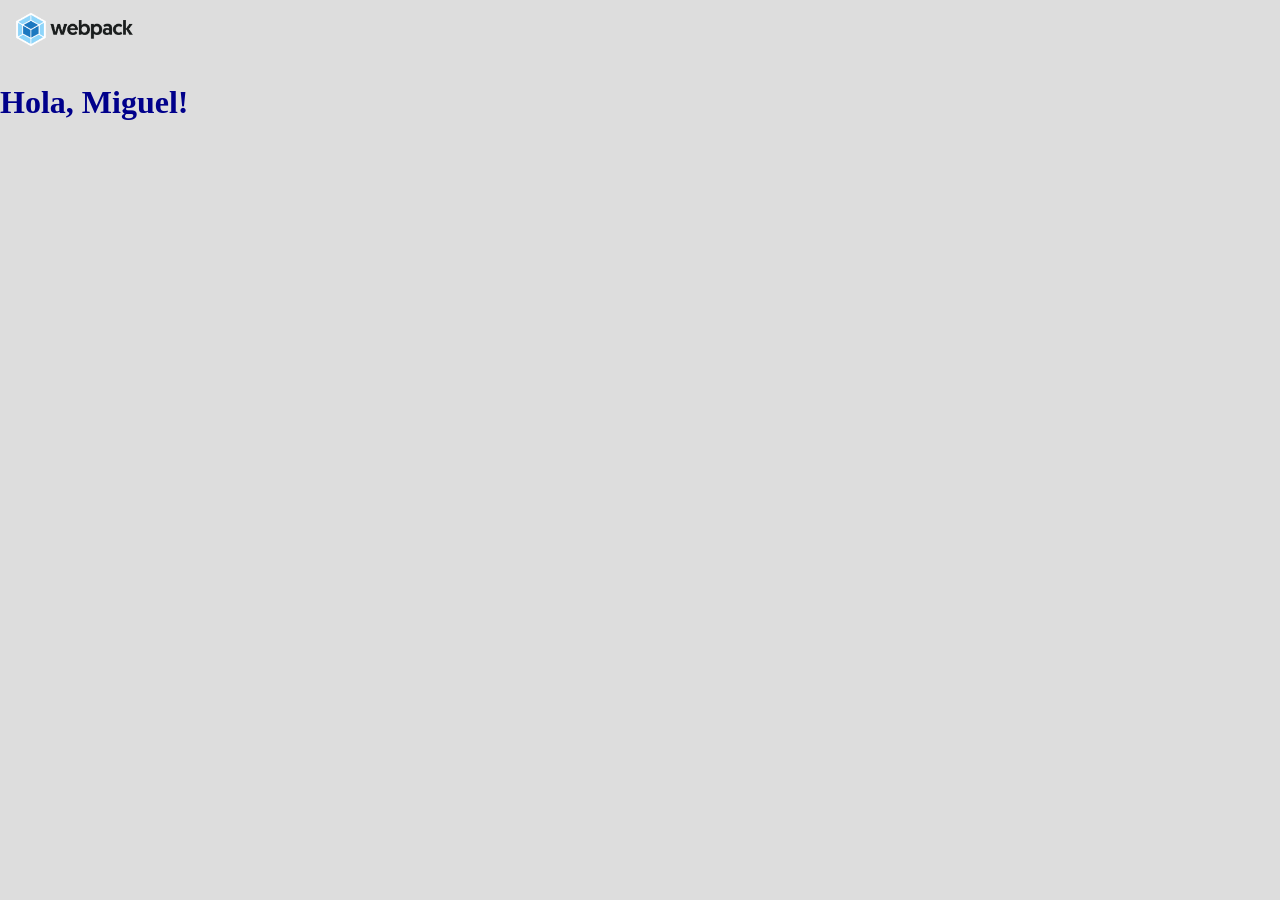
<file: docs/index.html>
<!doctype html><html lang="es"><head><meta charset="UTF-8"><meta http-equiv="X-UA-Compatible" content="IE=edge"><meta name="viewport" content="width=device-width,initial-scale=1"><title>Webpack</title><script defer="defer" src="main.82d973060a4291519a2e.js"></script><link href="main.82d973060a4291519a2e.css" rel="stylesheet"></head><body><img src="assets/img/webpack-logo.png" alt="Webpack logo" srcset=""><div id="app"></div></body></html>
</file>
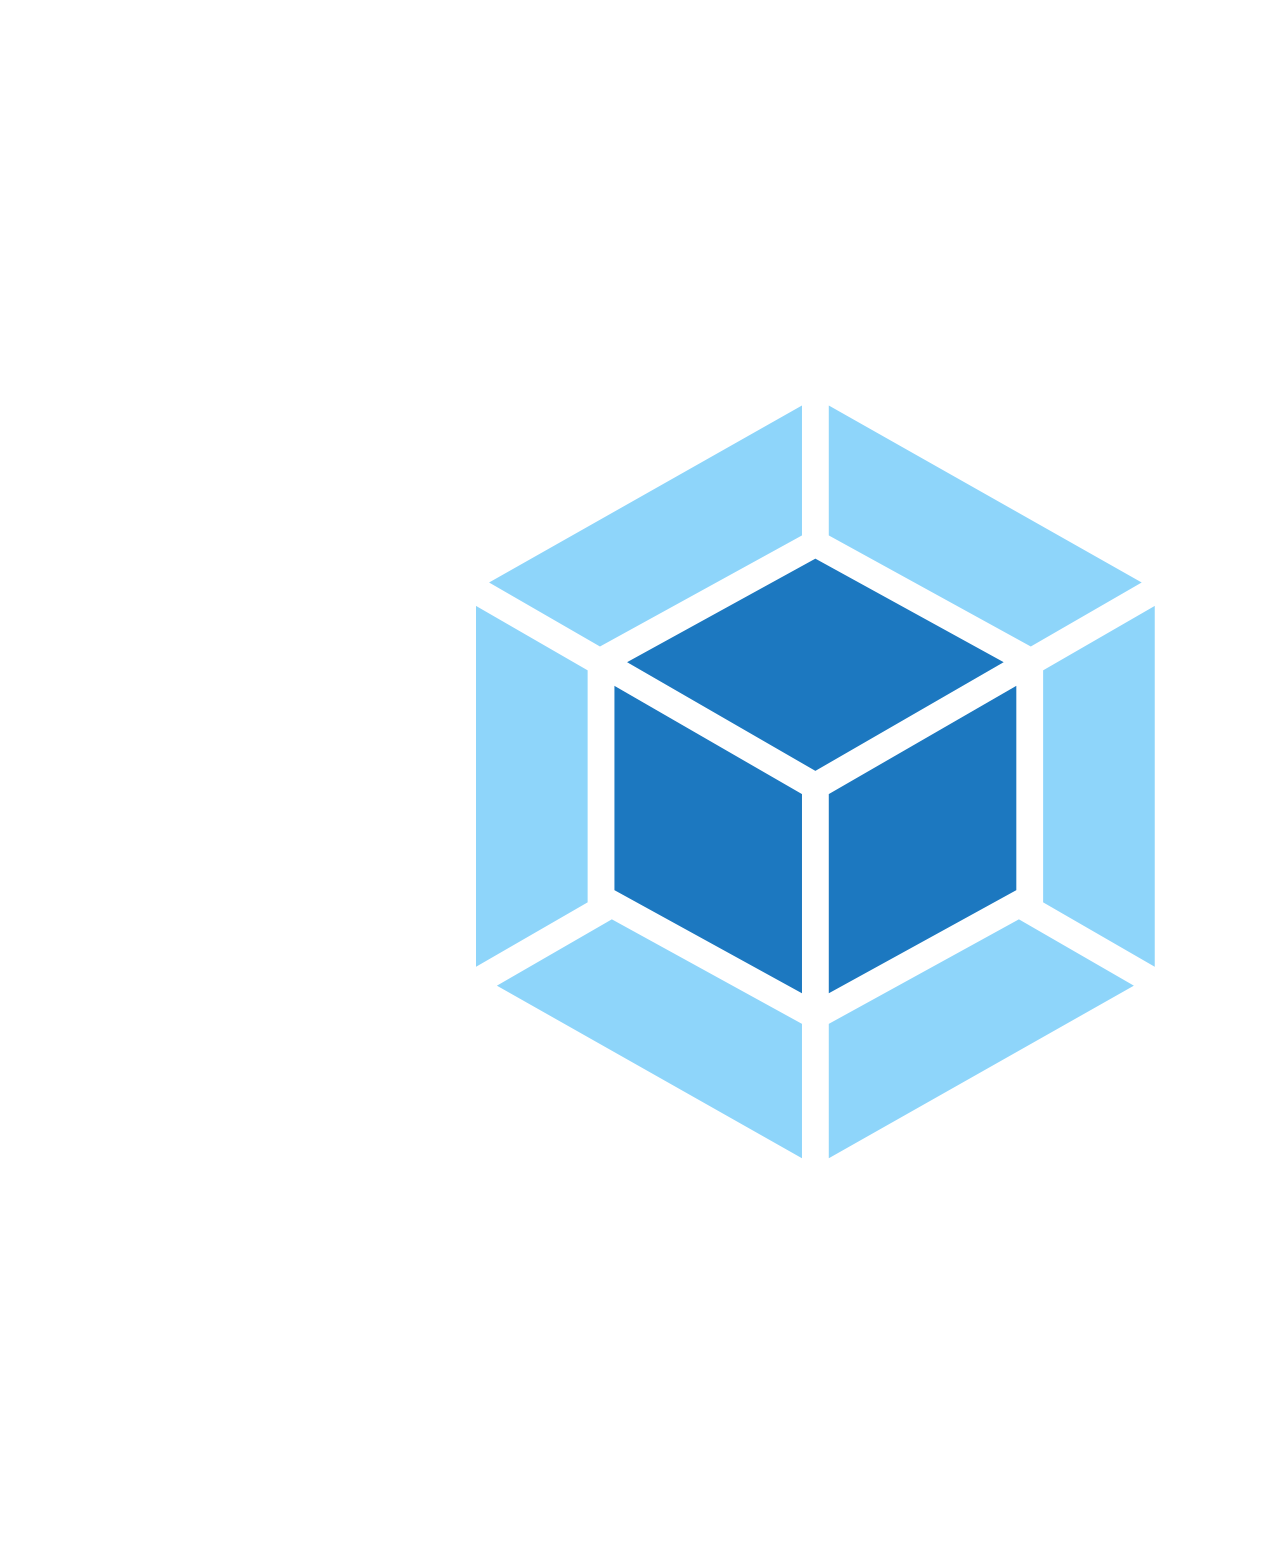
<file: src/index.html>
<!DOCTYPE html>
<html lang="es">
<head>
    <meta charset="UTF-8">
    <meta http-equiv="X-UA-Compatible" content="IE=edge">
    <meta name="viewport" content="width=device-width, initial-scale=1.0">
    <title>Webpack</title>
</head>
<body>
    <!-- Comentario -->
    <!-- Comentario -->
    <!-- Comentario -->
    <!-- Comentario -->
    <img src="assets/img/webpack-logo.png" alt="Webpack logo" srcset="">
    <div id="app"></div>

</body>
</html>
</file>
<file: docs/main.82d973060a4291519a2e.css>
body,html{background-color:#ddd;margin:0}img{width:150px}
</file>
